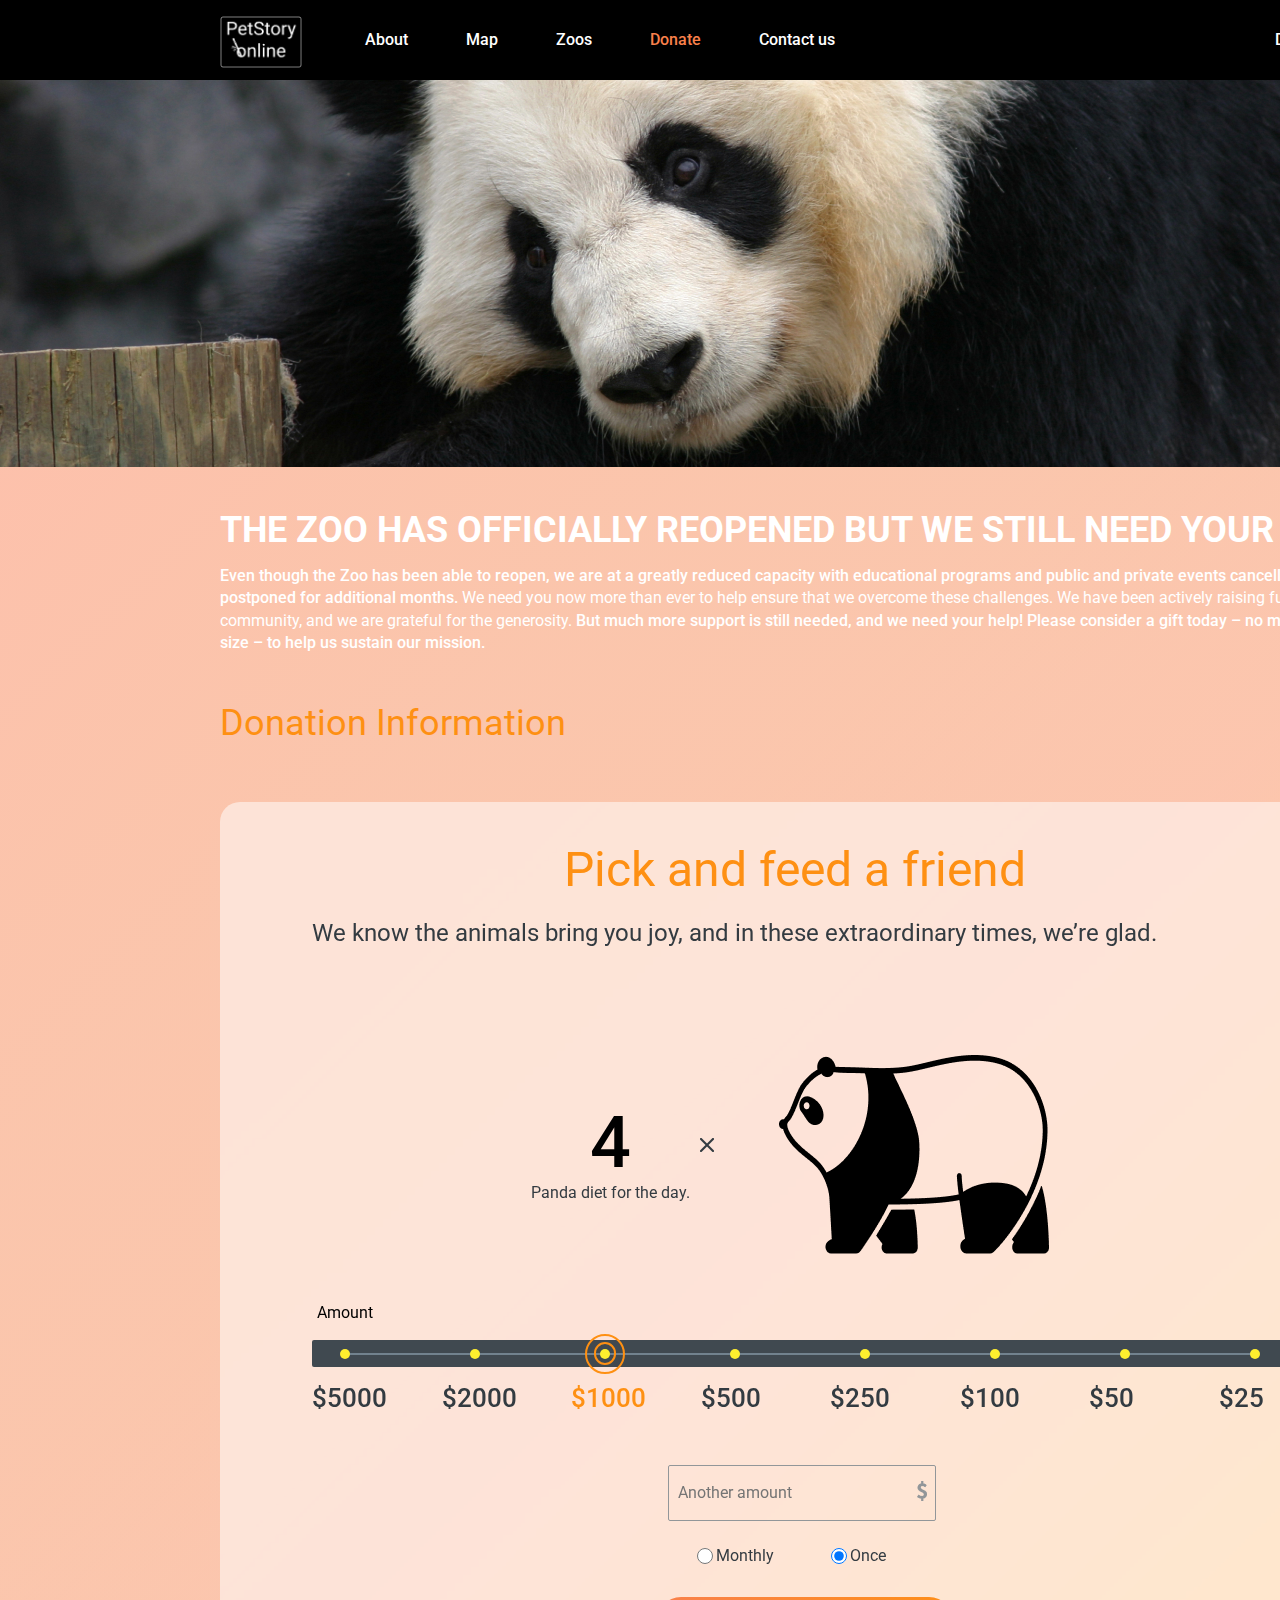
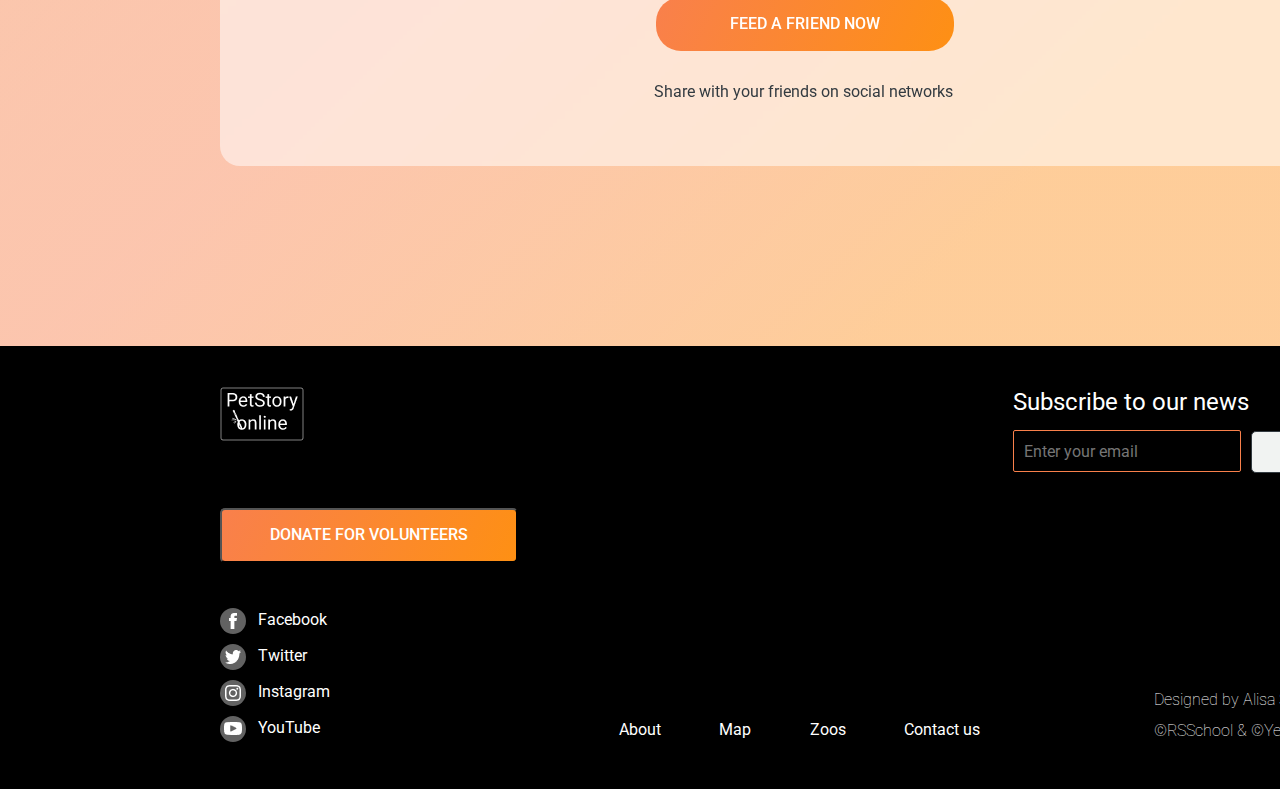
<file: online-zoo/index_donate.html>
<!DOCTYPE html>
<html lang="zxx">
  <head>
    <title>Online Zoo</title>
    <meta charset="utf-8">
    <meta name="viewport" content="width=device-width"/>
    <link href="https://fonts.googleapis.com/css2?family=Roboto:wght@500&display=swap" rel="stylesheet">
    <link href="https://fonts.googleapis.com/css2?family=Roboto:wght@400&display=swap" rel="stylesheet">
    <link href="https://fonts.googleapis.com/css2?family=Roboto:wght@100&display=swap" rel="stylesheet">
    <link rel="shortcut icon" href="icon.ico" type="x-icon">
    <link rel="stylesheet" href="styles_donate.css">
  </head>
  <body>
    <header id="header">
        <div class = "logo_container">
          <img onclick="document.location='index.html'" class = "logo" src="logo.png" alt="logo">
        </div>
        <nav>
          <ul class="menu">
            <li class="menu_item"><a href="#about" onclick="document.location='index.html'">About</a></li>
            <li class="menu_item"><a href="#map">Map</a></li>
            <li class="menu_item"><a href="#zoos">Zoos</a></li>
            <li><a href="#donate" class="active">Donate</a></li>
            <li class="menu_item"><a href="#contact_us">Contact us</a></li>
          </ul>  
        </nav>
        <div class="designed">
            <h1 class="h_header" onclick="javascript:window.open('https://www.figma.com/file/jfEFwkXVj1WRq7sUHDr8os/PetStory-online','_blank');">Designed by ©</h1>
        </div>
    </header>
    <main class = "main_cont">
      <div class = "panda_photo"></div>
      <div class = "info">
        <h3>THE ZOO HAS OFFICIALLY REOPENED BUT WE STILL NEED YOUR HELP!</h3>
        <p><span class="bold_p">Even though the Zoo has been able to reopen, we are at a greatly reduced capacity with educational programs and public and private events cancelled or postponed for additional months.</span>
             We need you now more than ever to help ensure that we overcome these challenges. We have been actively raising funds in the community, and we are grateful for the generosity.  
            <span class="bold_p">But much more support is still needed, and we need your help! Please consider a gift today – no matter what size – to help us sustain our mission.</span></p>
        </div>
      <div class="donation">
        <h3>Donation Information</h3>
        <div class = "pick">
          <h2>Pick and feed a friend</h2>
          <p>We know the animals bring you joy, and in these extraordinary times, we’re glad.</p>
          <div class = "panda">
            <div class = "diet">
              <div class = "count">
                <p class = "number">4</p>
                <p class = "d_text">Panda diet for the day.</p>
              </div>
              <div class = "sign">
                <img src = "x_icon.png" alt = "x_icon">
              </div>
            </div>
            <div class = "panda_icon">
              <img src = "pan.png" alt = "panda_icon">
            </div>
          </div>
          <div class = "progress">
            <p>Amount</p>
            <div class = "backg">
              <div class = "line"></div>
              <div class = "points">
                <div class = "progress_circle"></div>
                <div class = "progress_circle"></div>
                <div class = "progress_circle active_circle"><div class = "roller_icon_min"></div><div class = "roller_icon_max"></div></div>
                <div class = "progress_circle"></div>
                <div class = "progress_circle"></div>
                <div class = "progress_circle"></div>
                <div class = "progress_circle"></div>
                <div class = "progress_circle"></div>
              </div>
            </div>
            <div class = "cost_div">
              <p class = "cost">$5000</p>
              <p class = "cost">$2000</p>
              <p class = "cost active_money">$1000</p>
              <p class = "cost">$500</p>
              <p class = "cost">$250</p>
              <p class = "cost">$100</p>
              <p class = "cost">$50</p>
              <p>$25</p>
            </div>
          </div>
          <div class = "amount">
            <form>
              <input type="number" placeholder="Another amount">
              <button type="submit"><img src = "dollar.png"></button>
            </form>
            <div class = "radio">
              <div class = "choice">
                <input name = "choice" class="radio_btn" type="radio" id="choice1" value="Monthly">
                <label for="choice1">Monthly</label>
              </div>
              <div class = "choice">
                <input name = "choice" class="radio_btn" type="radio" id="choice2" value="Once" checked>
                <label for="choice2">Once</label>
              </div>
            </div>
            <button class = "feed">Feed a friend now</button>
            <p class = "share">Share with your friends on social networks </p>
          </div>
        </div>
      </div>
      <footer>
        <div class = "subscribe">
          <div class = "logo_footer">
            <img class = "logoF" onclick="document.location='index.html#header'" src="logo.png" alt="logo">
          </div>
          <div class = "subscribe_form">
            <p>Subscribe to our news</p>
            <input class="email_form" name="email" type="email" placeholder="Enter your email"/>
            <input class="submit_form" type="submit" value="Submit"/>
          </div>
        </div>
        <div>
          <button class = "donate_btn" onclick="javascript:window.open('index_donate.html','_blank');">DONATE FOR VOLUNTEERS</button>
        </div>
        <div class = "links">
          <nav>
            <ul class = "menu_soc">
              <li>
                <div class = "social_icon">
                  <img src = "facebook.png" alt = "facebook">
                </div>
                <a href="https://www.facebook.com/" target="_blank">Facebook</a>
              </li>
              <li>
                <div class = "social_icon">
                  <img src = "twitter.png" alt = "twitter">
                </div>
                <a href="https://twitter.com/" target="_blank">Twitter</a>
              </li>
              <li>
                <div class = "social_icon">
                  <img src = "insta.png" alt = "instagram">
                </div>
                <a href="https://www.instagram.com/" target="_blank">Instagram</a>
              </li>
              <li>
                <div class = "social_icon">
                  <img src = "youtube.png" alt = "youtube">
                </div>
                <a href="https://www.youtube.com/" target="_blank">YouTube</a>
              </li>
            </ul>  
          </nav>
          <nav>
            <ul class = "pages">
              <li><a href="index.html">About</a></li>
              <li><a href="#map">Map</a></li>
              <li><a href="#zoos">Zoos</a></li>
              <li><a href="#contact_us">Contact us</a></li>
            </ul>  
          </nav>
          <div class = "rs">
            <p>Designed by Alisa Samborskaya</p>
            <p>©RSSchool & ©Yem Digital 2021</p>
          </div>
        </div>
      </footer>
    </main>
  </body>
</html>
</file>
<file: online-zoo/styles_donate.css>
html{
    scroll-behavior: smooth;
}
*, ::after, ::before {
    box-sizing: border-box;
}
::-webkit-scrollbar {
    width: 0;
}
body{
    max-height: 100%;
    width: 1600px;
    margin: 0 auto;
    background-color: #FFFFFF;
}

header{
    font-family: 'Roboto', sans-serif;
    font-size: 16px;
    font-weight: 500;
    line-height: 140%;
    display: flex;
    align-items: center;
	width: 1600px;
    height: 80px;
	background: rgb(0, 0, 0);
    color: #FFFFFF;
    padding: 0 220px;
	z-index: 2;
    

}
.designed{
    margin-left: 440px;
    white-space: nowrap;
}
.h_header{
    font-family: 'Roboto', sans-serif;
    font-size: 16px;
    font-weight: 500;
    line-height: 140%;
}
.h_header:hover{
    cursor: pointer;
    color: #F9804B;
}
.active{
    color: #F9804B;
}
.logo{
    width: 82px;
    height: 52px;
    margin-top: 10px;
}

.logo_container{
    margin-right: 5px;
}
.menu{
    display: flex;
    margin-left: 0;
    padding-left: 0;
}
li{
    list-style-type: none;
    padding-left: 58px;
}
.panda_photo{
    background: url(panda_donate.jpg);
    height: 387px;
}
a{
    text-decoration: none;
    color: #FFFFFF;
    white-space: nowrap;
}
.main_cont{
    background: linear-gradient( 315.75deg, rgba(254, 210, 144, 0.7) 30.06%, #FEBDAB 100.95%, rgba(254, 210, 144, 0.7) 106.36%),
                linear-gradient(315.75deg, rgba(254, 189, 171, 0.74) 30.06%, rgba(243, 169, 248, 0.66) 50.74%, #E0D8F0 80.49%, #EAF7FE 127.9%, #EAF7FE 149.54%),
                linear-gradient(315.75deg, rgba(254, 189, 171, 0.74) 30.06%, rgba(243, 169, 248, 0.66) 50.74%, #E0D8F0 80.49%, #EAF7FE 127.9%, #EAF7FE 149.54%);
}
.info{
    color: #FFFFFF;
    display: flex;
    align-items: center;
    flex-direction: column;

    font-family: 'Roboto', sans-serif;
    font-style: normal;
    font-weight: 400;
    font-size: 16px;
    line-height: 140%;
    font-style: normal;
}
.info > h3{
    font-size: 36px;
    line-height: 130%;

    margin: 0;
    margin-top: 40px;
    margin-bottom: -5px;
}
.info > p{
    width: 1160px;
    height: 94px;
}
.bold_p{
    font-weight: 500;
}
.donation{
    display: flex;
    align-items: flex-start;
    flex-direction: column;
}
.donation > h3{
    color: #FE9013;
    margin: 0;
    margin-left: 220px;
    margin-top: 25px;

    font-family: 'Roboto', sans-serif;
    font-style: normal;
    font-weight: 400;
    font-size: 36px;
    line-height: 130%;
}
.pick{
    width: 1160px;
    height: 964px;
    margin: 55px auto;
    background: rgba(255, 255, 255, 0.52);
    backdrop-filter: blur(2px); 
    border-radius: 20px;
    margin-bottom: 180px;
}
.pick> h2{
    font-family: 'Roboto', sans-serif;
    font-style: normal;
    font-weight: 400;
    font-size: 48px;
    line-height: 120%;

    text-align: center;
    color: #FE9013;
    margin-left: -10px;
    margin-bottom: 25px;
}
.pick> p{
    font-family: 'Roboto', sans-serif;
    font-style: normal;
    font-weight: 400;
    font-size: 24px;
    line-height: 120%;

    color: #333B41;
    margin: 0;
    margin-top: -5px;
    margin-left: 92px;
}
.panda{
    width: 532;
    margin: 0 auto;
    display: flex;
    align-items: center;
    justify-content: center;
    margin-top: 60px;
}
.diet{
    width: 248px;
    display: flex;
    align-items: center;
    margin-top: 54px;
}
.count{
    width: 159px;
    height: 91px;
}
.number{
    font-family: 'Roboto', sans-serif;
    font-style: normal;
    font-weight: 500;
    font-size: 72px;
    line-height: 80%;
    text-align: center;
    text-transform: uppercase;

    color: #000000;
    margin: 0;
}
.d_text{
    font-family: 'Roboto', sans-serif;
    font-style: normal;
    font-weight: 400;
    font-size: 16px;
    line-height: 140%;
    text-align: center;

    color: #333B41;
    margin: 0;
    width: 159px;
    margin-top: 10px;
}
.sign{
    margin-top: -25px;
    margin-left: 10px;
}
.panda_icon{
    margin-right: 7px;
}
.progress{
    width: 976px;
    margin: 0 auto;
}
.progress > p{
    font-family: 'Roboto', sans-serif;
    font-style: normal;
    font-weight: 400;
    font-size: 16px;
    line-height: 140%;
    
    color: #000000;
    margin-top: 44px;
    margin-left: 5px;
}
.backg{
    width: 976px;
    height: 27px;
    
    background: #404950;
    border-radius: 2px;
    display: flex;
    align-items: center;
    justify-content: center;
}
.line{
    position: fixed;
    z-index: 1;
    height: 2px;
    width: 915px;
    background: #72828E;
}
.points{
    width: 920px;
    z-index: 2;
    display: flex;
    align-items: center;
    justify-content: space-between;
}
.progress_circle{
    width: 10px;
    height: 10px;
    background: #FFEE2E;
    border-radius: 50%;
}
.cost_div{
    width: 952px;
    display: flex;
    align-items: center;
    justify-content: space-between;
    color: #333B41;
    margin: 0;

    font-family: 'Roboto', sans-serif;
    font-style: normal;
    font-weight: 500;
    font-size: 26px;
    line-height: 140%;
    text-transform: uppercase;
}
.cost_div > p{
    margin-top: 13px;
}
.active_money{
    color: #FE9013;
}
.cost{
    width: 130px;
}
.roller_icon_min{
    border-radius: 50%;
    z-index: 3;
    width: 22.95px;
    height: 22.95px;
    border: 2px solid #FE9013 ;
    background: #fe901300;
    position: fixed;
}
.roller_icon_max{
    border-radius: 50%;
    z-index: 4;
    width: 40px;
    height: 40px;
    border: 2px solid #FE9013 ;
    background: #fe901300;
    position: fixed;
}
.active_circle{
    display: flex;
    justify-content: center;
    align-items: center;
}
.active_circle:hover{
    cursor: pointer;
    transform: scale(1.2);
    transition: 2s ease-in;
}
.amount{
    width: 301px;
    margin: 0 auto;
    padding-left: 18px;
    padding-top: 22px;
}
.amount > form{
    width: 268px;
    border: 1px solid #929699;
    border-radius: 2px;
    display: flex;
}
.amount input {
    width: 100%;
    height: 54px;
    border-style: none;
    color: #929699;
    background: #40495000;
    padding-left: 9px;
    outline:none;

    font-family: 'Roboto', sans-serif;
    font-style: normal;
    font-weight: 400;
    font-size: 16px;
    line-height: 140%;
}
.amount button[type=submit]{
    background: #40495000;
    border-style: none;
    margin-right: 2px;
}
.radio{
    width: 218px;
    display: flex;
    justify-content: space-between;
    margin-top: 24px;
    margin-left: 24px;
}
.radio label{
    font-family: 'Roboto', sans-serif;
    font-style: normal;
    font-weight: 400;
    font-size: 16px;
    line-height: 140%;

    color: #333B41;
}
.radio input[type=radio]{
    height: 16px;
    width: 16px;
    border: 1px solid #FE9013;
}
.feed{
    font-family: 'Roboto', sans-serif;
    font-style: normal;
    font-weight: 500;
    font-size: 16px;
    line-height: 140%;
    text-align: center;
    text-transform: uppercase;

    color: #FFFFFF;
    background: linear-gradient(113.96deg, #F9804B 1.49%, #FE9013 101.44%);
    border-radius: 25px;
    width: 298px;
    height: 54px;
    border-style: none;
    margin-top: 30px;
    margin-left: -12px;
}
.share{
    font-family: 'Roboto', sans-serif;
    font-style: normal;
    font-weight: 400;
    font-size: 16px;
    line-height: 140%;
    color: #333B41;
    width: 301px;
    margin-left: -14px;
    margin-top: 30px;
}
.choice{
    width: 84px;
    display: flex;
}
footer{
    height: 443px;
    background-color: #000;
    display: flex;
    flex-direction: column;
}
.subscribe{
    width: 1160px;
    margin: 0 auto;
    display: flex;
    justify-content: space-between;
}
.subscribe_form{
    height: 124px;
    width: 367px;
    margin-top: 42px;
}
.subscribe_form > p{
    font-family: 'Roboto', sans-serif;
    font-style: normal;
    font-weight: 400;
    font-size: 24px;
    line-height: 120%;
    color: #FFFFFF;
    margin: 0;
}
.logo_footer{
    margin-top: 41px;
}
.email_form{
    border-radius: 2px;
    border: 1px solid #F9804B;
    width: 228px;
    height: 42px;
    background: rgba(0, 0, 0, 0);
    color: #BDBDBD;
    margin-top: 14px;

    font-family: 'Roboto',  sans-serif;
    font-style: normal;
    font-weight: 400;
    font-size: 16px;
    line-height: 140%;
    padding: 10px;
}
.submit_form{
    background: #F1F3F2;
    color: #000000;
    border: 1px solid #333B41;
    border-radius: 5px;
    width: 129px;
    height: 42px;
    margin-left: 6px;

    font-family: 'Roboto',  sans-serif;
    font-style: normal;
    font-weight: 400;
    font-size: 16px;
    line-height: 140%;
}
.donate_btn{
    width: 298px;
    height: 55px;
    background: linear-gradient(113.96deg, #F9804B 1.49%, #FE9013 101.44%);
    border-radius: 5px;
    color: #FFFFFF;
    margin-left: 220px;
    margin-top: -4px;

    font-family: 'Roboto',  sans-serif;
    font-style: normal;
    font-weight: 500;
    font-size: 16px;
    line-height: 140%;
    text-align: center;
    text-transform: uppercase;
}
.links{
    width: 1160px;
    display: flex;
    margin: auto;
    margin-top: 35px;
    align-items: flex-end;
    justify-content: space-between;
}
.menu_soc{
    font-family: 'Roboto',  sans-serif;
    font-style: normal;
    font-weight: 400;
    font-size: 16px;
    line-height: 140%;

    color: #FFFFFF;
    margin: 0;
    padding: 0;
}
.menu_soc > li{
    display: flex;
    align-items: center;
    margin-top: 10px;
    padding: 0;
}
.social_icon{
    width: 26px;
    height: 26px;
    background: rgba(196, 196, 196, 0.5);
    border-radius: 50%;
    margin-right: 12px;
    display: flex;
    justify-content: center;
    align-items: center;
}
.pages{
    width: 362px;
    display: flex;
    justify-content: space-between;
    color: #FFFFFF;
    font-family: 'Roboto',  sans-serif;
    font-style: normal;
    font-weight: 400;
    font-size: 16px;
    line-height: 140%;
    margin: 0;
    padding: 0;
    margin-left: 115px;
}
.pages > li{
    margin: 0;
    padding: 0;
}
.rs > p{
    color: #FFFFFF;
    margin-bottom: 0;
    margin-top: 10px;
    font-family: 'Roboto',  sans-serif;
    font-style: normal;
    font-weight: 100;
    font-size: 16px;
    line-height: 130%;

}
.active:hover{
    cursor: default;
}
.menu_item:hover > a{
    color: #9bb818;
}
.logo:hover{
    cursor: pointer;
}
.logof{
    width: 82px;
    height: 52px;

}
.wacth_online:hover{
    cursor: pointer;
    background: #E47209;}
.arow_left:hover{
    cursor: pointer;
    background: #E47209;}
.arow_right:hover{
    cursor: pointer;
    background: #E47209;}
.choose:hover{
    cursor: pointer;
    background: #E47209;}
.feed:hover{
    cursor: pointer;
    background: #E47209;}
.leave:hover{
    cursor: pointer;
    background: #E47209;}
.donate_btn:hover{
    cursor: pointer;
    background: #E47209;}
.submit_form:hover{
    cursor: pointer;
    background: #E47209;}

.menu_soc > li:hover{
    cursor: pointer;
    background-color: #f97f4ba4;
    border-radius: 25px;

}
.pages>li:hover{
    cursor: pointer;
    background-color: #f97f4ba4;
    border-radius: 25px;
}
</file>
